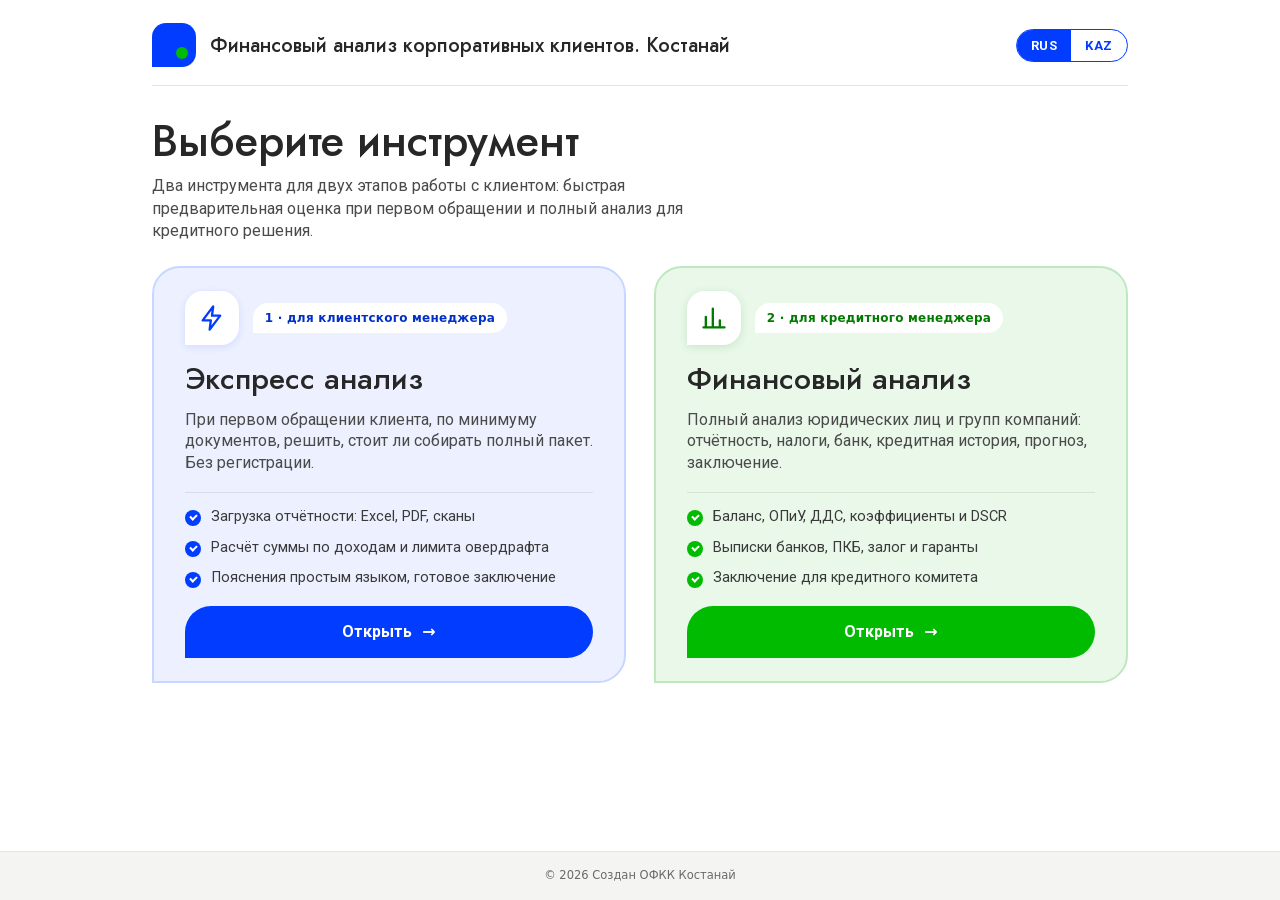
<file: index.html>
<!doctype html>
<html lang="ru"><head><meta charset="utf-8"><meta name="viewport" content="width=device-width, initial-scale=1, viewport-fit=cover"><meta name="theme-color" content="#023DFF">
<meta http-equiv="Content-Security-Policy" content="default-src 'none'; script-src 'unsafe-inline'; style-src 'unsafe-inline'; font-src data:; img-src data:">
<title>Финансовый анализ корпоративных клиентов. Костанай</title>
<style>@font-face{font-family:"Roboto";font-weight:400;font-style:normal;font-display:swap;src:url([data-uri]) format("woff");}@font-face{font-family:"Roboto";font-weight:700;font-style:normal;font-display:swap;src:url([data-uri]) format("woff");}@font-face{font-family:"Jost";font-weight:500;font-style:normal;font-display:swap;src:url([data-uri]) format("woff");}/* Главная страница: фирменный стиль ОФКК — белый 70 %, лазурно-синий 10 %, лайм 10 %, графит 5 %, платина 5 %. */
:root{--white:#fff;--azure:#023DFF;--azure-ink:#0230C4;--azure-soft:#EDF1FF;--azure-line:#C9D6FF;--lime:#00BB00;--lime-ink:#007A00;--lime-soft:#E9F8E9;--lime-line:#BFE8BF;--graphite:#272727;--platinum:#E5E4E2;--plat-soft:#F4F4F3;--muted:#6A6A6A;
--head:"Futura PT","Jost","Century Gothic","Trebuchet MS",sans-serif;--sans:"Roboto","Segoe UI",system-ui,-apple-system,Arial,sans-serif;--sys:Verdana,Geneva,"DejaVu Sans",sans-serif;--shape:28px 28px 28px 0}
*{box-sizing:border-box}
html,body{margin:0;min-height:100%}
body{background:var(--white);color:var(--graphite);font:16px/1.5 var(--sans);display:flex;flex-direction:column;min-height:100vh}
:focus-visible{outline:3px solid var(--azure);outline-offset:3px}
.wrap{width:100%;max-width:1040px;margin:0 auto;padding:clamp(18px,4vw,40px) clamp(16px,4vw,32px) 8px;flex:1}
header{display:flex;align-items:center;gap:14px;padding-bottom:clamp(18px,3vw,28px);border-bottom:1.5px solid var(--platinum);margin-bottom:clamp(28px,6vw,64px)}
.mark{width:44px;height:44px;background:var(--azure);border-radius:14px 14px 14px 0;position:relative;flex:none}
.mark:after{content:"";position:absolute;right:8px;bottom:8px;width:12px;height:12px;background:var(--lime);border-radius:50%}
header b{font-family:var(--head);font-weight:500;font-size:clamp(16px,2.4vw,20px);line-height:1.25;display:block}
h1{font-family:var(--head);font-weight:500;font-size:clamp(28px,5vw,44px);line-height:1.12;margin:0 0 12px;text-wrap:balance}
.lead{max-width:60ch;color:#4a4a4a;margin:0 0 clamp(26px,4vw,44px)}
.cards{display:grid;grid-template-columns:1fr 1fr;gap:clamp(16px,2.4vw,28px);align-items:stretch}
.card{display:flex;flex-direction:column;gap:14px;padding:clamp(22px,3vw,34px);border-radius:var(--shape);text-decoration:none;color:inherit;border:2px solid var(--azure-line);background:var(--azure-soft);transition:border-color .15s,transform .15s,box-shadow .15s}
.card.alt{border-color:var(--lime-line);background:var(--lime-soft)}
.card:hover{border-color:var(--azure);transform:translateY(-3px);box-shadow:0 14px 32px rgba(2,61,255,.14)}
.card.alt:hover{border-color:var(--lime);box-shadow:0 14px 32px rgba(0,187,0,.16)}
.ctop{display:flex;align-items:center;gap:14px}
.ico{width:54px;height:54px;flex:none;display:grid;place-items:center;background:var(--white);color:var(--azure);border-radius:18px 18px 18px 0;box-shadow:0 2px 8px rgba(2,61,255,.12)}
.card.alt .ico{color:var(--lime-ink);box-shadow:0 2px 8px rgba(0,122,0,.14)}
.ico svg{width:28px;height:28px}
.num{font-family:var(--sys);font-size:12px;font-weight:700;letter-spacing:.02em;color:var(--azure-ink);background:var(--white);border-radius:999px 999px 999px 0;padding:6px 12px}
.card.alt .num{color:var(--lime-ink)}
.card h2{font-family:var(--head);font-weight:500;font-size:clamp(24px,3.2vw,32px);line-height:1.15;margin:4px 0 0}
.card p{margin:0;color:#4a4a4a}
.feat{list-style:none;margin:6px 0 0;padding:14px 0 0;border-top:1.5px solid rgba(39,39,39,.1);display:grid;gap:9px;font-size:14.5px;color:#3a3a3a;flex:1}
.feat li{position:relative;padding-left:26px}
.feat li:before{content:"";position:absolute;left:0;top:.3em;width:16px;height:16px;border-radius:50%;background:var(--azure)}
.feat li:after{content:"";position:absolute;left:5px;top:calc(.3em + 4px);width:5px;height:3px;border-left:2px solid #fff;border-bottom:2px solid #fff;transform:rotate(-45deg)}
.card.alt .feat li:before{background:var(--lime)}
.go{display:inline-flex;align-items:center;justify-content:center;gap:10px;align-self:stretch;margin-top:8px;background:var(--azure);color:#fff;font-weight:700;font-size:16px;padding:14px 24px;border-radius:999px 999px 999px 0;transition:background .15s}
.go i{font-style:normal;transition:transform .15s}
.card:hover .go{background:var(--azure-ink)}
.card:hover .go i{transform:translateX(4px)}
.card.alt .go{background:var(--lime)}
.card.alt:hover .go{background:#00A800}
footer{margin-top:clamp(28px,5vw,56px);padding:20px clamp(16px,4vw,32px) 26px;text-align:center;font-family:var(--sys);font-size:11.5px;color:var(--muted);background:var(--plat-soft);border-top:1.5px solid var(--platinum)}
.tools{display:flex;align-items:center;gap:12px;margin-left:auto}
.lang{display:inline-flex;border:1.5px solid var(--azure);border-radius:999px;overflow:hidden;flex:none}
.lang button{border:0;background:transparent;color:var(--azure);font:inherit;font-size:13px;font-weight:700;letter-spacing:.04em;padding:6px 14px;cursor:pointer}
.lang button.on{background:var(--azure);color:#fff}
@media(max-width:720px){.cards{grid-template-columns:1fr}.feat{flex:none}}
@media(prefers-reduced-motion:reduce){.card,.go i{transition:none}.card:hover,.card:hover .go i{transform:none}}
/* Компьютер: главная помещается в экран без прокрутки — размеры подстраиваются под высоту окна */
@media(min-width:721px){
.wrap{padding-top:clamp(10px,2.6vh,32px);padding-bottom:0}
header{padding-bottom:clamp(8px,2vh,24px);margin-bottom:clamp(12px,3.4vh,44px)}
.mark{width:clamp(34px,5vh,44px);height:clamp(34px,5vh,44px)}
h1{font-size:clamp(24px,5vh,44px);margin-bottom:clamp(4px,1vh,12px)}
.lead{margin-bottom:clamp(10px,2.6vh,34px);line-height:1.4}
.card{padding:clamp(14px,2.6vh,30px) clamp(18px,2.4vw,32px);gap:clamp(6px,1.4vh,14px)}
.ico{width:clamp(38px,6vh,54px);height:clamp(38px,6vh,54px)}
.ico svg{width:clamp(20px,3.2vh,28px);height:clamp(20px,3.2vh,28px)}
.card h2{font-size:clamp(20px,3.6vh,30px)}
.card p{font-size:clamp(13px,1.9vh,16px);line-height:1.35}
.feat{padding-top:clamp(8px,1.4vh,14px);gap:clamp(4px,1vh,9px);font-size:clamp(12.5px,1.75vh,14.5px)}
.go{padding:clamp(9px,1.6vh,14px) 24px;margin-top:4px}
footer{margin-top:clamp(10px,2.6vh,40px);padding:clamp(8px,1.6vh,20px) 16px clamp(10px,1.8vh,24px)}
}
</style></head>
<body>
<div class="wrap">
<header><div class="mark" aria-hidden="true"></div><div><b data-t="title">Финансовый анализ корпоративных клиентов. Костанай</b></div>
<div class="tools"><span class="lang" role="group" aria-label="Язык" data-tl="lang"><button type="button" data-lang="ru" class="on">RUS</button><button type="button" data-lang="kz">KAZ</button></span></div></header>
<main>
<h1 data-t="h1">Выберите инструмент</h1>
<p class="lead" data-t="lead">Два инструмента для двух этапов работы с клиентом: быстрая предварительная оценка при первом обращении и полный анализ для кредитного решения.</p>
<div class="cards">
<a class="card" href="/express/"><div class="ctop"><span class="ico"><svg viewBox="0 0 24 24" fill="none" stroke="currentColor" stroke-width="2" stroke-linecap="round" stroke-linejoin="round" aria-hidden="true"><path d="M13 2 4 14h7l-1 8 9-12h-7z"/></svg></span><span class="num" data-t="n1">1 · для клиентского менеджера</span></div><h2 data-t="t1">Экспресс анализ</h2>
<p data-t="p1">При первом обращении клиента, по минимуму документов, решить, стоит ли собирать полный пакет. Без регистрации.</p>
<ul class="feat"><li data-t="a1">Загрузка отчётности: Excel, PDF, сканы</li><li data-t="b1">Расчёт суммы по доходам и лимита овердрафта</li><li data-t="c1">Пояснения простым языком, готовое заключение</li></ul>
<span class="go"><span data-t="go">Открыть</span><i aria-hidden="true">→</i></span></a>
<a class="card alt" href="/finanaliz/"><div class="ctop"><span class="ico"><svg viewBox="0 0 24 24" fill="none" stroke="currentColor" stroke-width="2" stroke-linecap="round" stroke-linejoin="round" aria-hidden="true"><path d="M5 20V11M11 20V4M17 20v-6M3 20h18"/></svg></span><span class="num" data-t="n2">2 · для кредитного менеджера</span></div><h2 data-t="t2">Финансовый анализ</h2>
<p data-t="p2">Полный анализ юридических лиц и групп компаний: отчётность, налоги, банк, кредитная история, прогноз, заключение.</p>
<ul class="feat"><li data-t="a2">Баланс, ОПиУ, ДДС, коэффициенты и DSCR</li><li data-t="b2">Выписки банков, ПКБ, залог и гаранты</li><li data-t="c2">Заключение для кредитного комитета</li></ul>
<span class="go"><span data-t="go">Открыть</span><i aria-hidden="true">→</i></span></a>
</div>
</main>
</div>
<footer data-t="foot">© 2026 Создан ОФКК Костанай</footer>
<script>
(function () {
  var KZ = {"title": "Корпоративтік клиенттерді қаржылық талдау. Қостанай", "h1": "Құралды таңдаңыз", "lead": "Клиентпен жұмыстың екі кезеңіне арналған екі құрал: алғашқы өтініш кезіндегі жылдам алдын ала бағалау және кредиттік шешімге арналған толық талдау.", "n1": "1 · клиенттік менеджер үшін", "t1": "Экспресс-талдау", "p1": "Клиент алғаш хабарласқанда ең аз құжатпен толық топтаманы жинаудың қажеттігін шешу. Тіркелусіз.", "a1": "Есептілікті жүктеу: Excel, PDF, скандар", "b1": "Табыс бойынша соманы және овердрафт лимитін есептеу", "c1": "Қарапайым тілмен түсіндірмелер, дайын қорытынды", "n2": "2 · кредиттік менеджер үшін", "t2": "Қаржылық талдау", "p2": "Заңды тұлғалар мен компаниялар топтарын толық талдау: есептілік, салықтар, банк, несиелік тарих, болжам, қорытынды.", "a2": "Баланс, ПЗЕ, АҚҚ, коэффициенттер және DSCR", "b2": "Банк үзінділері, БКБ, кепіл және кепілгерлер", "c2": "Кредиттік комитетке арналған қорытынды", "go": "Ашу", "foot": "© 2026 Жасаған: ОФКК Қостанай", "lang": "Тіл"}, K = "finkz.lang", L = "ru";
  try { L = localStorage.getItem(K) === "kz" ? "kz" : "ru"; } catch (e) {}
  var els = document.querySelectorAll("[data-t]"), RU = {};
  for (var i = 0; i < els.length; i++) RU[els[i].getAttribute("data-t")] = els[i].textContent;
  function paint() {
    for (var i = 0; i < els.length; i++) { var k = els[i].getAttribute("data-t"); els[i].textContent = L === "kz" ? KZ[k] : RU[k]; }
    document.documentElement.lang = L === "kz" ? "kk" : "ru";
    document.title = L === "kz" ? KZ.title : RU.title;
    var g = document.querySelector(".lang"); g.setAttribute("aria-label", L === "kz" ? KZ.lang : "Язык");
    var b = g.querySelectorAll("button"); for (var j = 0; j < b.length; j++) b[j].className = b[j].getAttribute("data-lang") === L ? "on" : "";
  }
  document.querySelector(".lang").addEventListener("click", function (e) {
    var t = e.target.closest("button"); if (!t) return;
    L = t.getAttribute("data-lang") === "kz" ? "kz" : "ru";
    try { localStorage.setItem(K, L); } catch (e2) {}
    paint();
  });
  paint();
})();
</script>
</body></html>
</file>
